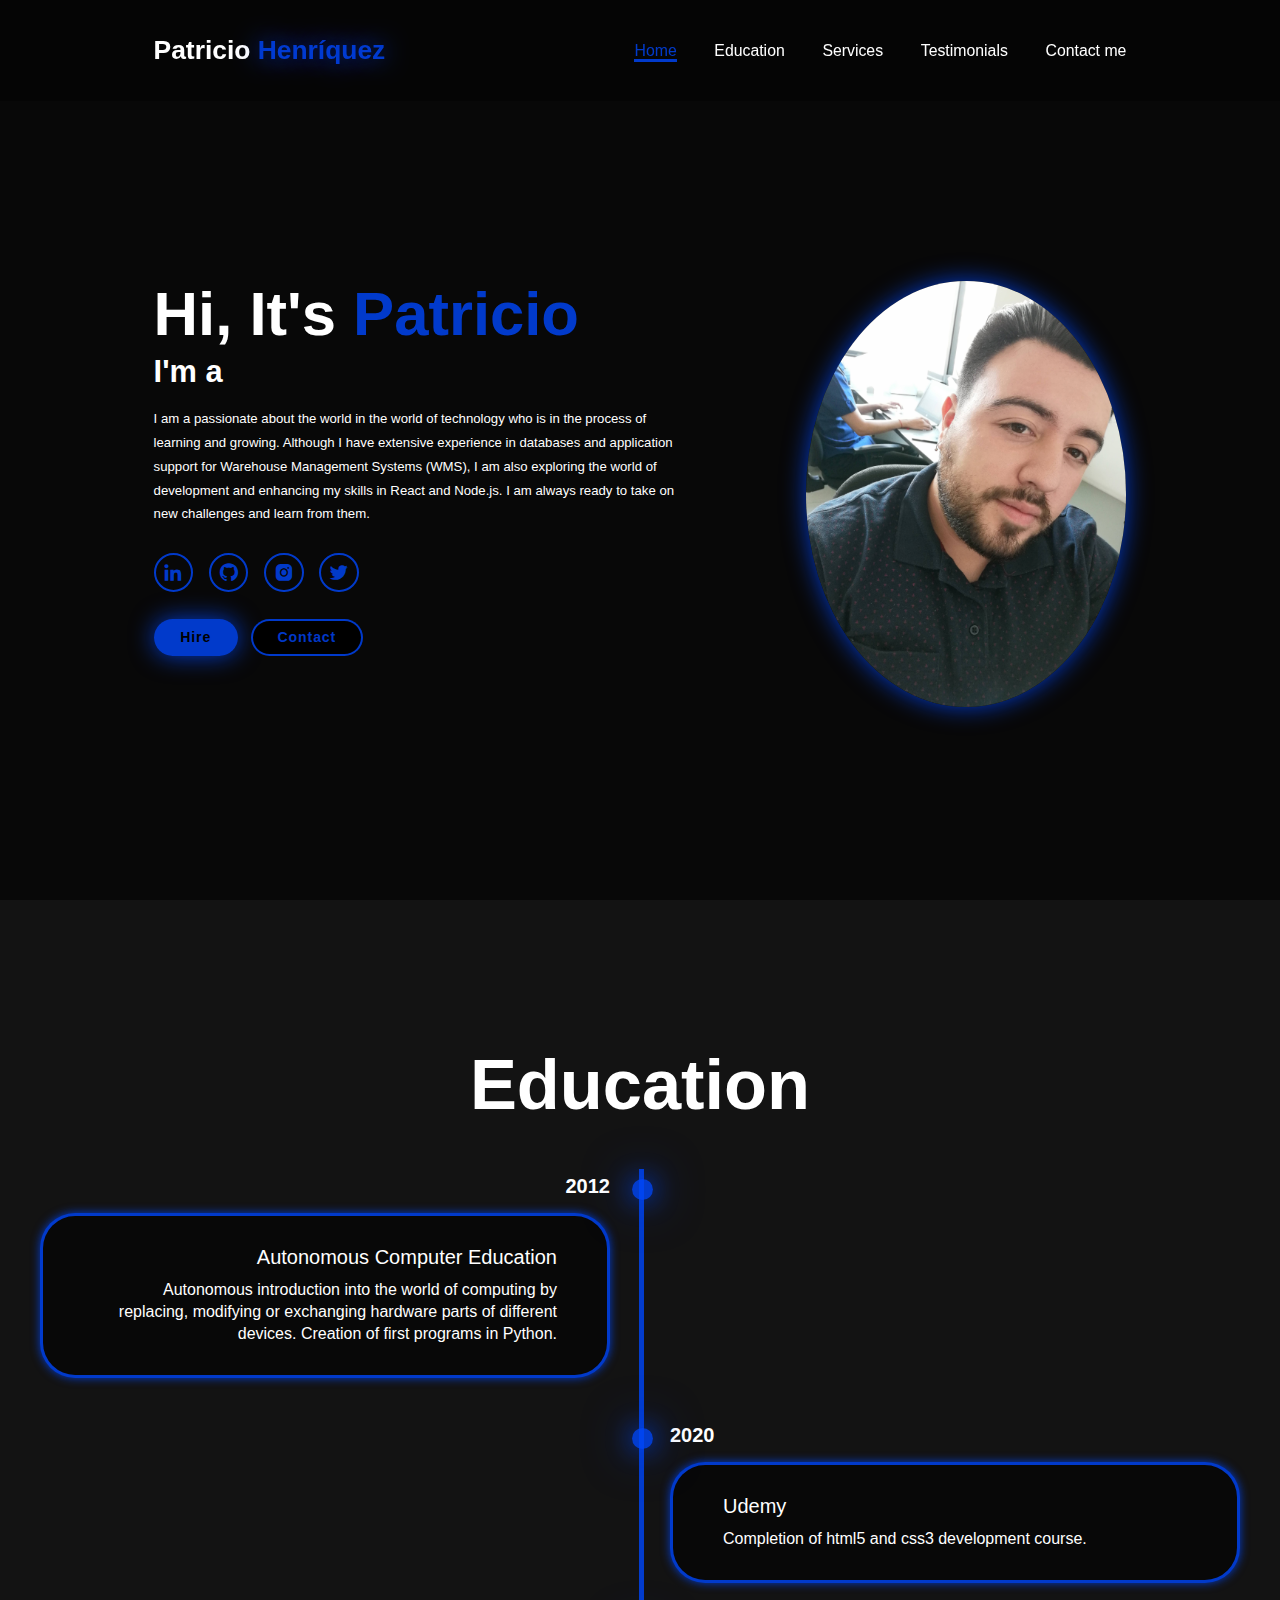
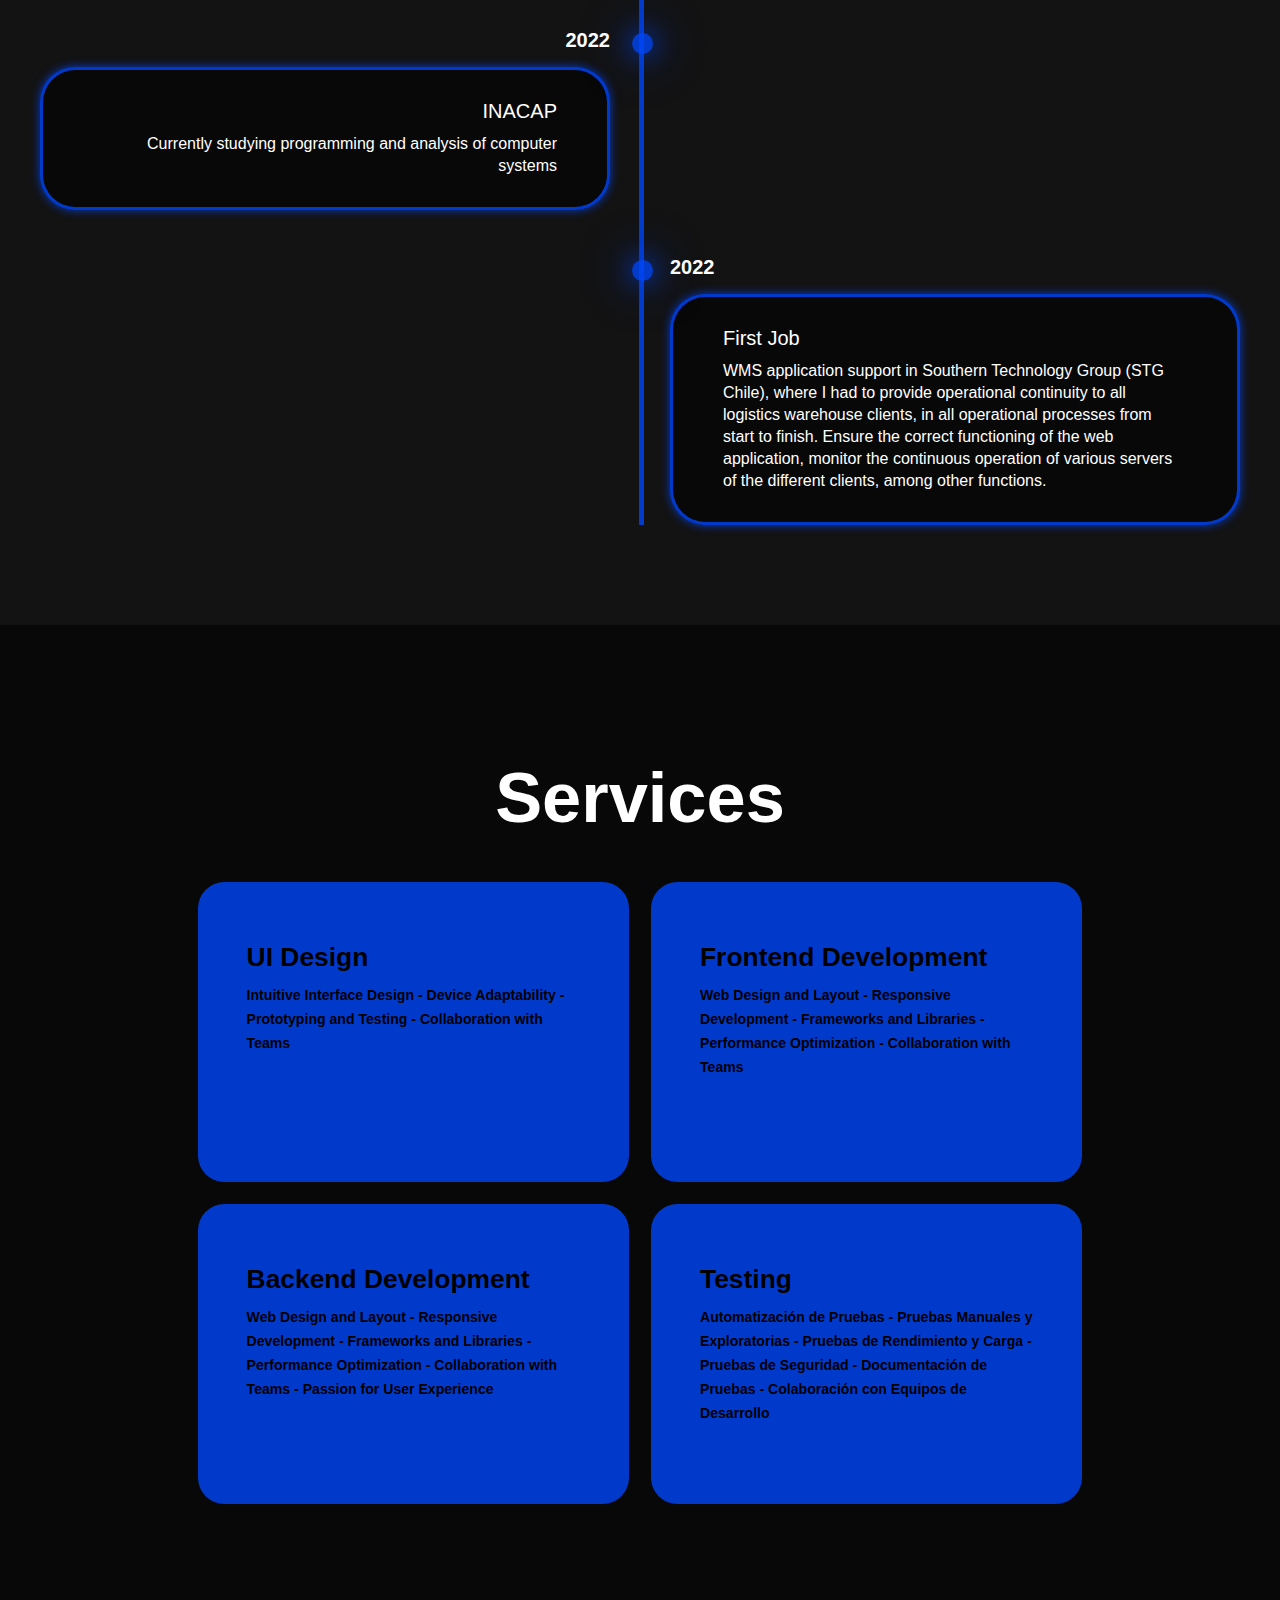
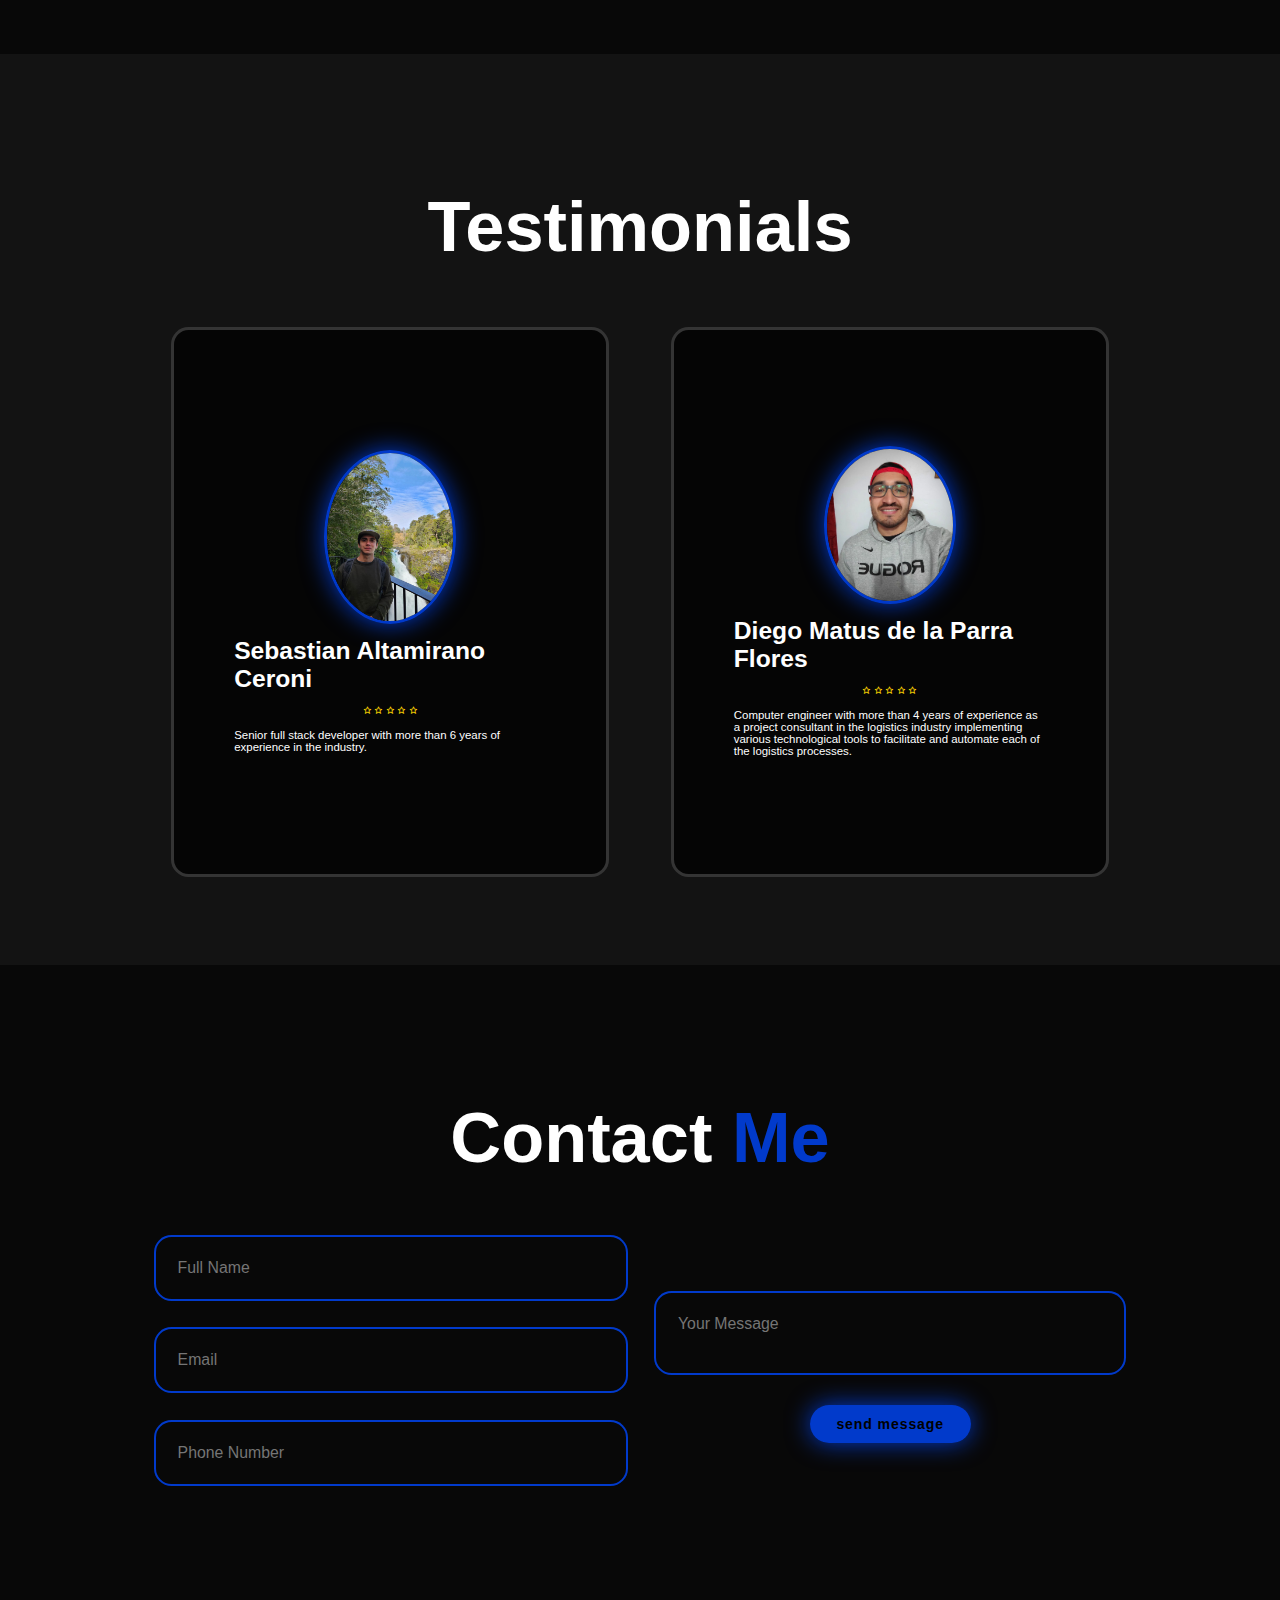
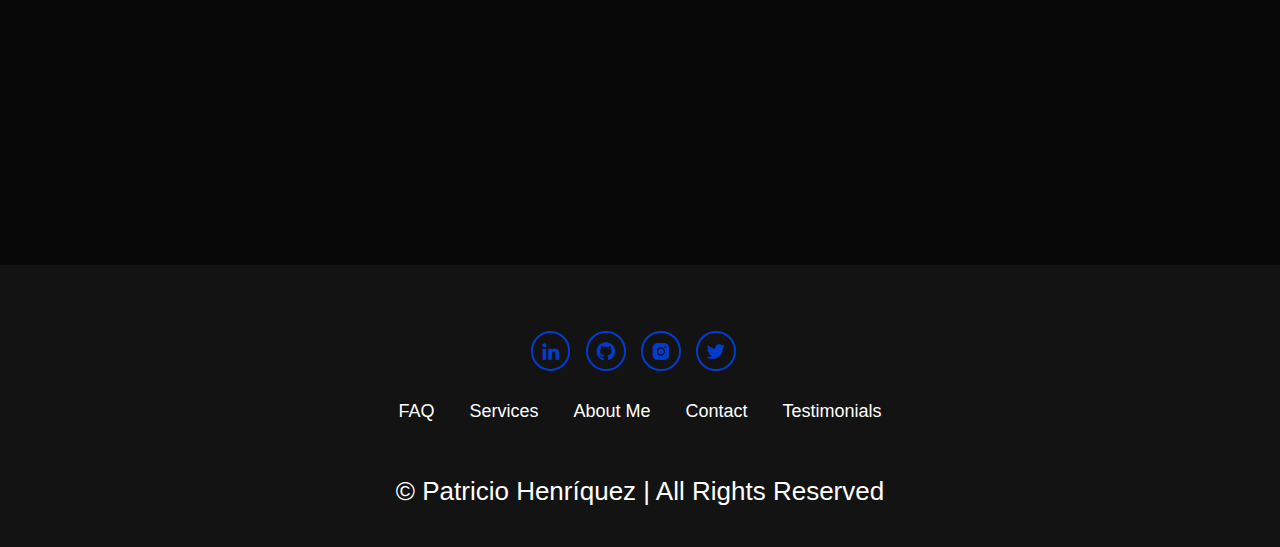
<file: index.html>
<html lang="es">

<head>
    <meta charset="UTF-8">
    <meta name="viewport" content="width=device-width, initial-scale=1.0">
    <title>Document</title>
    <link rel="stylesheet" href="style.css">
    <link href='https://unpkg.com/boxicons@2.1.4/css/boxicons.min.css' rel='stylesheet'>
</head>

<body>
    <header class="header">
        <a href="#home" class="logo"> Patricio
            <span>Henríquez</span>
        </a>

        <i class='bx bx-menu' id="menu-icon"></i>

        <nav class="navbar">
            <a href="#home" class="active">Home</a>
            <a href="#education">Education</a>
            <a href="#services">Services</a>
            <a href="#testimonials">Testimonials</a>
            <a href="#contact">Contact me</a>
        </nav>
    </header>

    <section class="home" id="home"> 
        <div class="home-content">
            <h1>Hi, It's <span>Patricio</span></h1>
            <h3 class="text-animation"> I'm a <span></span></h3>
            <p>I am a passionate about the world in the world of technology who is in the process of learning and growing. Although I have extensive experience in databases and application support for Warehouse Management Systems (WMS), I am also exploring the world of development and enhancing my skills in React and Node.js. I am always ready to take on new challenges and learn from them.</p>

            <div class="social-icons">
                <a href="https://www.linkedin.com/in/patriciohenr%C3%ADqueza/" target="_blank"><i class='bx bxl-linkedin'></i></a>
                <a href="https://github.com/PatricioHenriquez" target="_blank"><i class='bx bxl-github'></i></a>
                <a href="https://www.instagram.com/pato.alheas/" target="_blank"><i class='bx bxl-instagram-alt'></i></a>
                <a href="https://x.com/?lang=es" target="_blank"><i class='bx bxl-twitter'></i></a>
            </div>
            <div class="btn-group">
                <a href="#" class="btn">Hire</a>
                <a href="#contact" class="btn">Contact</a>
            </div>
        </div>
        <div class="home-img">
            <img src="imagenes/Pato.jpg" alt="">
        </div>
    </section>

    <section class="education" id="education">
        <h2 class="heading">Education</h2>


        <div class="timeline-items">

            <div class="timeline-item">
                <div class="timeline-dot"></div>
                <div class="timeline-date">2012</div>
                <div class="timeline-content">
                    <h3>Autonomous Computer Education</h3>
                    <p>Autonomous introduction into the world of computing by replacing, modifying or exchanging hardware parts of different devices. Creation of first programs in Python.</p>
                </div>
            </div>
            <div class="timeline-item">
                <div class="timeline-dot"></div>
                <div class="timeline-date">2020</div>
                <div class="timeline-content">
                    <h3>Udemy</h3>
                    <p>Completion of html5 and css3 development course.</p>
                </div>
            </div>

            <div class="timeline-item">
                <div class="timeline-dot"></div>
                <div class="timeline-date">2022</div>
                <div class="timeline-content">
                    <h3>INACAP</h3>
                    <p>Currently studying programming and analysis of computer systems</p>
                </div>
            </div>

            <div class="timeline-item">
                <div class="timeline-dot"></div>
                <div class="timeline-date">2022</div>
                <div class="timeline-content">
                    <h3>First Job</h3>
                    <p>WMS application support in Southern Technology Group (STG Chile), where I had to provide operational continuity to all logistics warehouse clients, in all operational processes from start to finish. Ensure the correct functioning of the web application, monitor the continuous operation of various servers of the different clients, among other functions.</p>
                </div>
            </div>

        </div>
    </section>

    <section class="services" id="services">
        <h2 class="heading">Services</h2>

        <div class="services-container">
            <div class="service-box">
                <div class="service-info">
                    <h4>UI Design</h4>
                    <p>Intuitive Interface Design - Device Adaptability - Prototyping and Testing - Collaboration with Teams</p>
                </div>
            </div>

            <div class="service-box">
                <div class="service-info">
                    <h4>Frontend Development</h4>
                    <p>Web Design and Layout - Responsive Development - Frameworks and Libraries - Performance Optimization - Collaboration with Teams</p>
                </div>
            </div>

            <div class="service-box">
                <div class="service-info">
                    <h4>Backend Development</h4>
                    <p>Web Design and Layout - Responsive Development - Frameworks and Libraries - Performance Optimization - Collaboration with Teams - Passion for User Experience</p>
                </div>
            </div>

            <div class="service-box">
                <div class="service-info">
                    <h4>Testing</h4>
                    <p>Automatización de Pruebas - Pruebas Manuales y Exploratorias - Pruebas de Rendimiento y Carga - Pruebas de Seguridad - Documentación de Pruebas - Colaboración con Equipos de Desarrollo</p>
                </div>
            </div>
        </div>
    </section>

    <section class="testimonials" id="testimonials">
        <div class="testimonials-box">
            <h2 class="heading">Testimonials</h2>

            <div class="wrapper">
                <div class="testimonial-item">
                    <img src="imagenes/Sebastian.jpg" alt="">
                    <h2>Sebastian Altamirano Ceroni</h2>
                    <div class="rating">
                        <i class='bx bx-star' id="star"></i>
                        <i class='bx bx-star' id="star"></i>
                        <i class='bx bx-star' id="star"></i>
                        <i class='bx bx-star' id="star"></i>
                        <i class='bx bx-star' id="star"></i>
                    </div>
                    <p> Senior full stack developer with more than 6 years of experience in the industry. </p>
                </div>

                <div class="testimonial-item">
                    <img src="imagenes/diego.jpg" alt="">
                    <h2>Diego Matus de la Parra Flores</h2>
                    <div class="rating">
                        <i class='bx bx-star' id="star"></i>
                        <i class='bx bx-star' id="star"></i>
                        <i class='bx bx-star' id="star"></i>
                        <i class='bx bx-star' id="star"></i>
                        <i class='bx bx-star' id="star"></i>
                    </div>
                    <p>Computer engineer with more than 4 years of experience as a project consultant in the logistics industry implementing various technological tools to facilitate and automate each of the logistics processes.</p>
                </div>
            </div>
        </div>
    </section>

    <section class="contact" id="contact">
        <h2 class="heading">Contact <span>Me</span></h2>

        <form action="https://formspree.io/f/xeojzzpw" method="post">
            <div class="input-group">
                <div class="input-box">
                    <input type="text" name="full_name" placeholder="Full Name">
                    <input type="email" name="email" placeholder="Email">
                </div>
                <div class="input-box">
                    <input type="number" name="phone_number" placeholder="Phone Number">
                </div>
            </div>

            <div class="input-group-2">
                <textarea name="" id="" cols="30" placeholder="Your Message"></textarea>
                <input type="submit" name="submit" value="send message" class="btn">
            </div>
        </form>
    </section>

    <footer class="footer">
        <div class="social-icons">
            <a href="https://www.linkedin.com/in/patriciohenr%C3%ADqueza/" target="_blank"><i class='bx bxl-linkedin'></i></a>
            <a href="https://github.com/PatricioHenriquez" target="_blank"><i class='bx bxl-github'></i></a>
            <a href="https://www.instagram.com/pato.alheas/" target="_blank"><i class='bx bxl-instagram-alt'></i></a>
            <a href="https://x.com/?lang=es"><i class='bx bxl-twitter' target="_blank"></i></a>
        </div>

        <ul class="list">
            <li>
                <a href="#home">FAQ</a>
            </li>
            <li>
                <a href="#services">Services</a>
            </li>
            <li>
                <a href="#education">About Me</a>
            </li>
            <li>
                <a href="#contact">Contact</a>
            </li>
            <li>
                <a href="#testimonials">Testimonials</a>
            </li>
        </ul>
        <p class="copyright">
            © Patricio Henríquez | All Rights Reserved
        </p>
    </footer>

    <script src="script.js"></script>
</body>

</html>
</file>
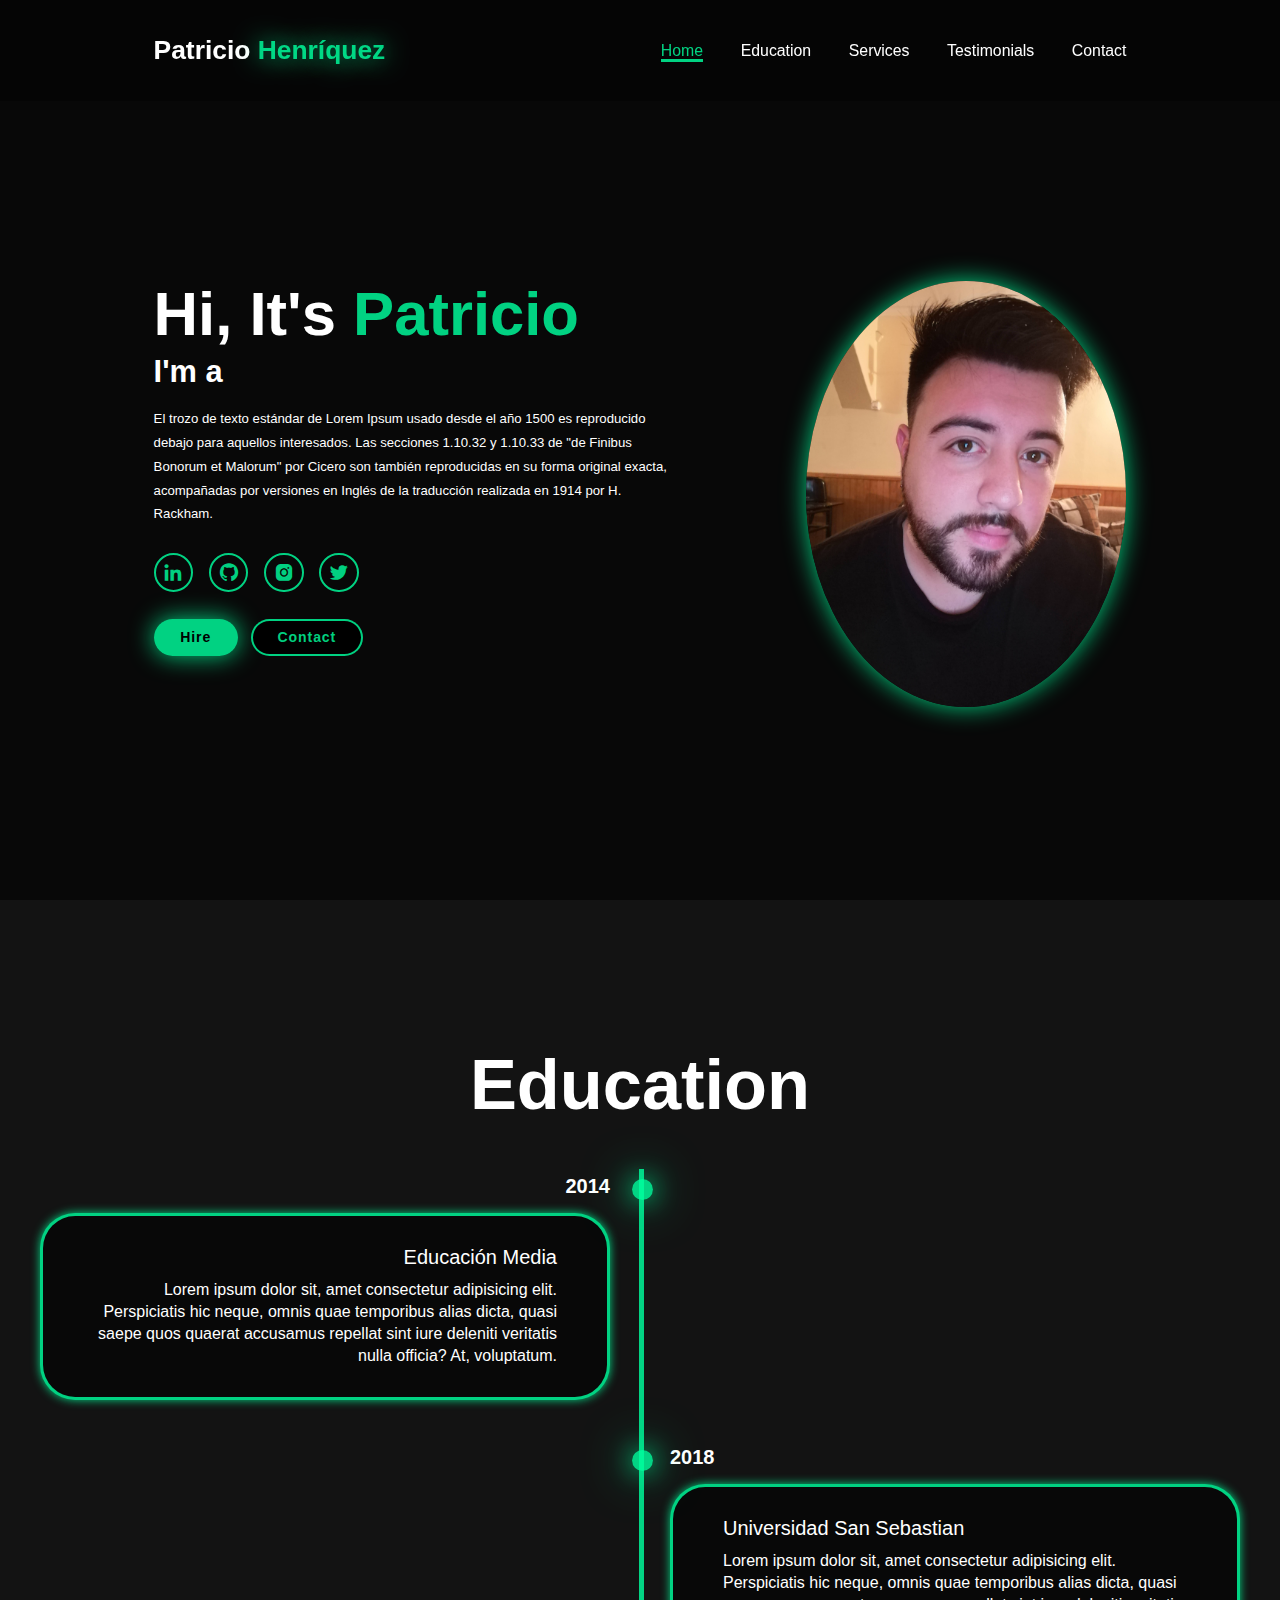
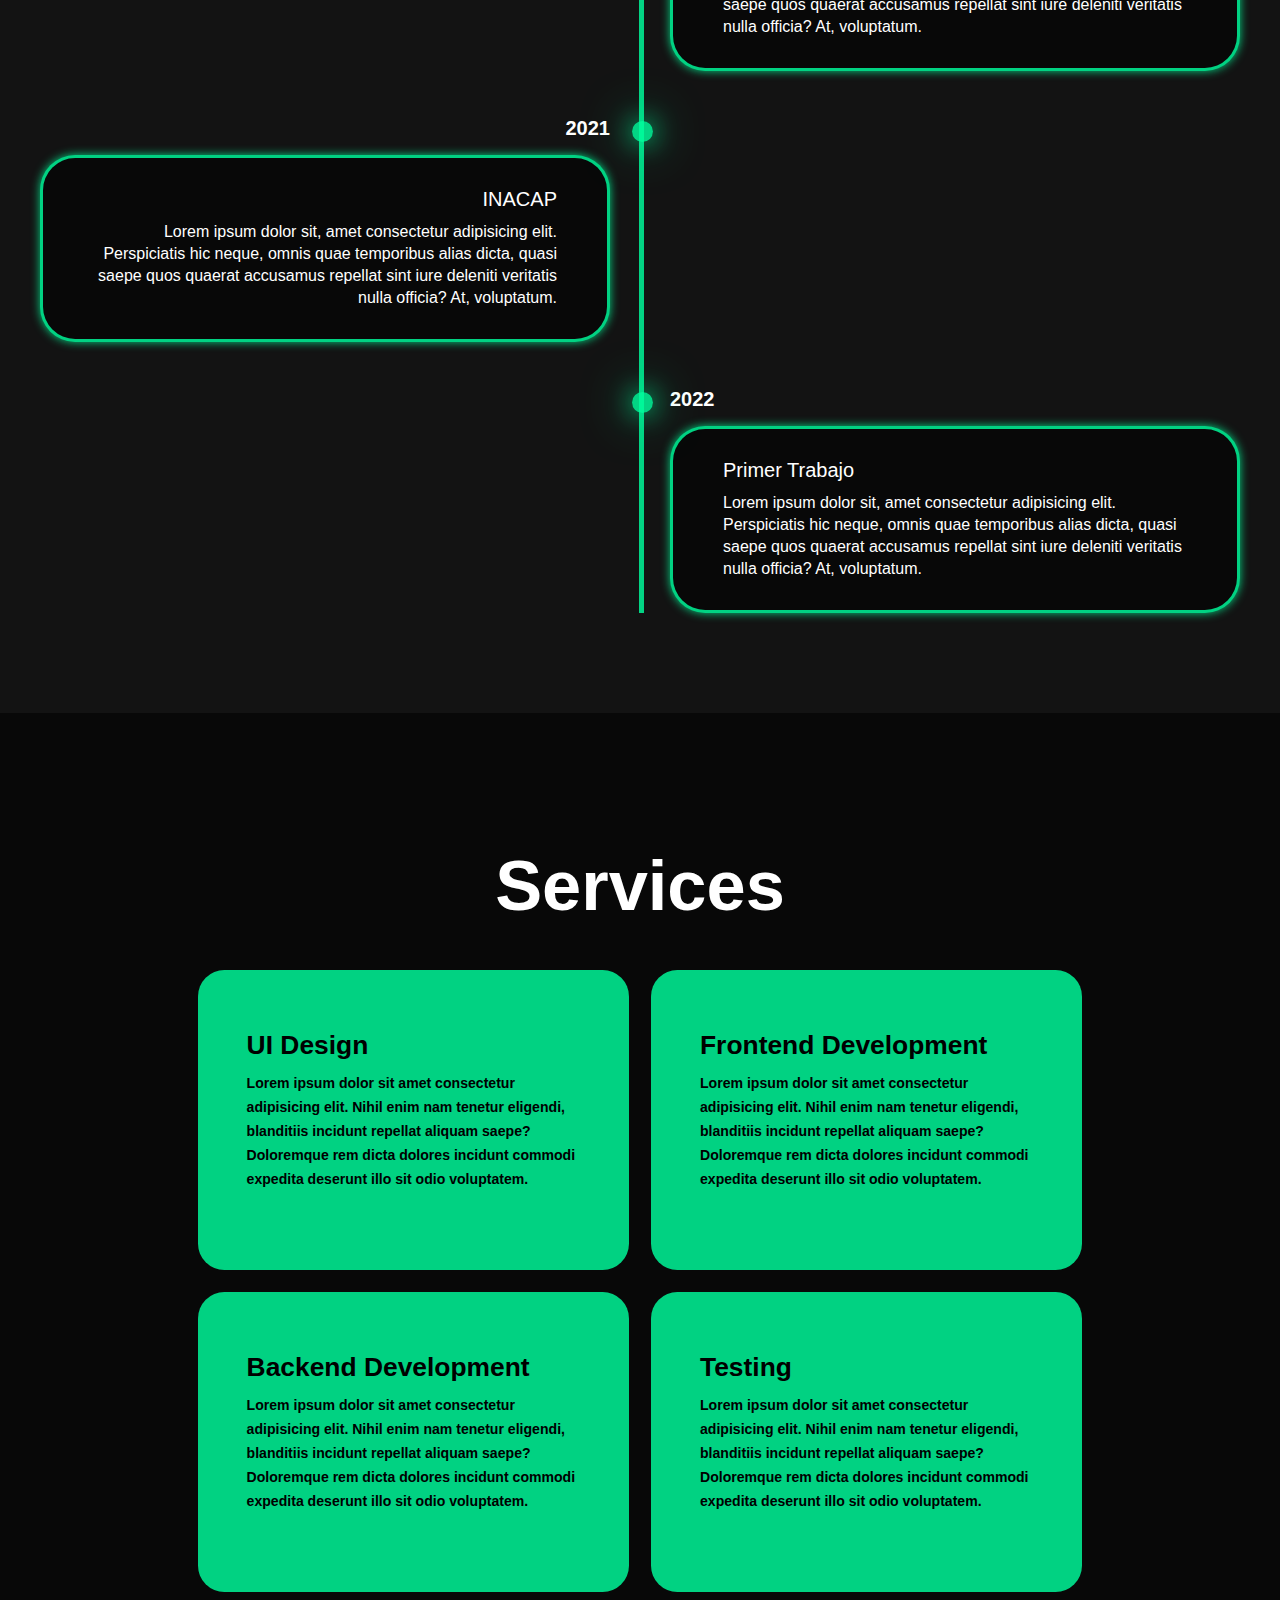
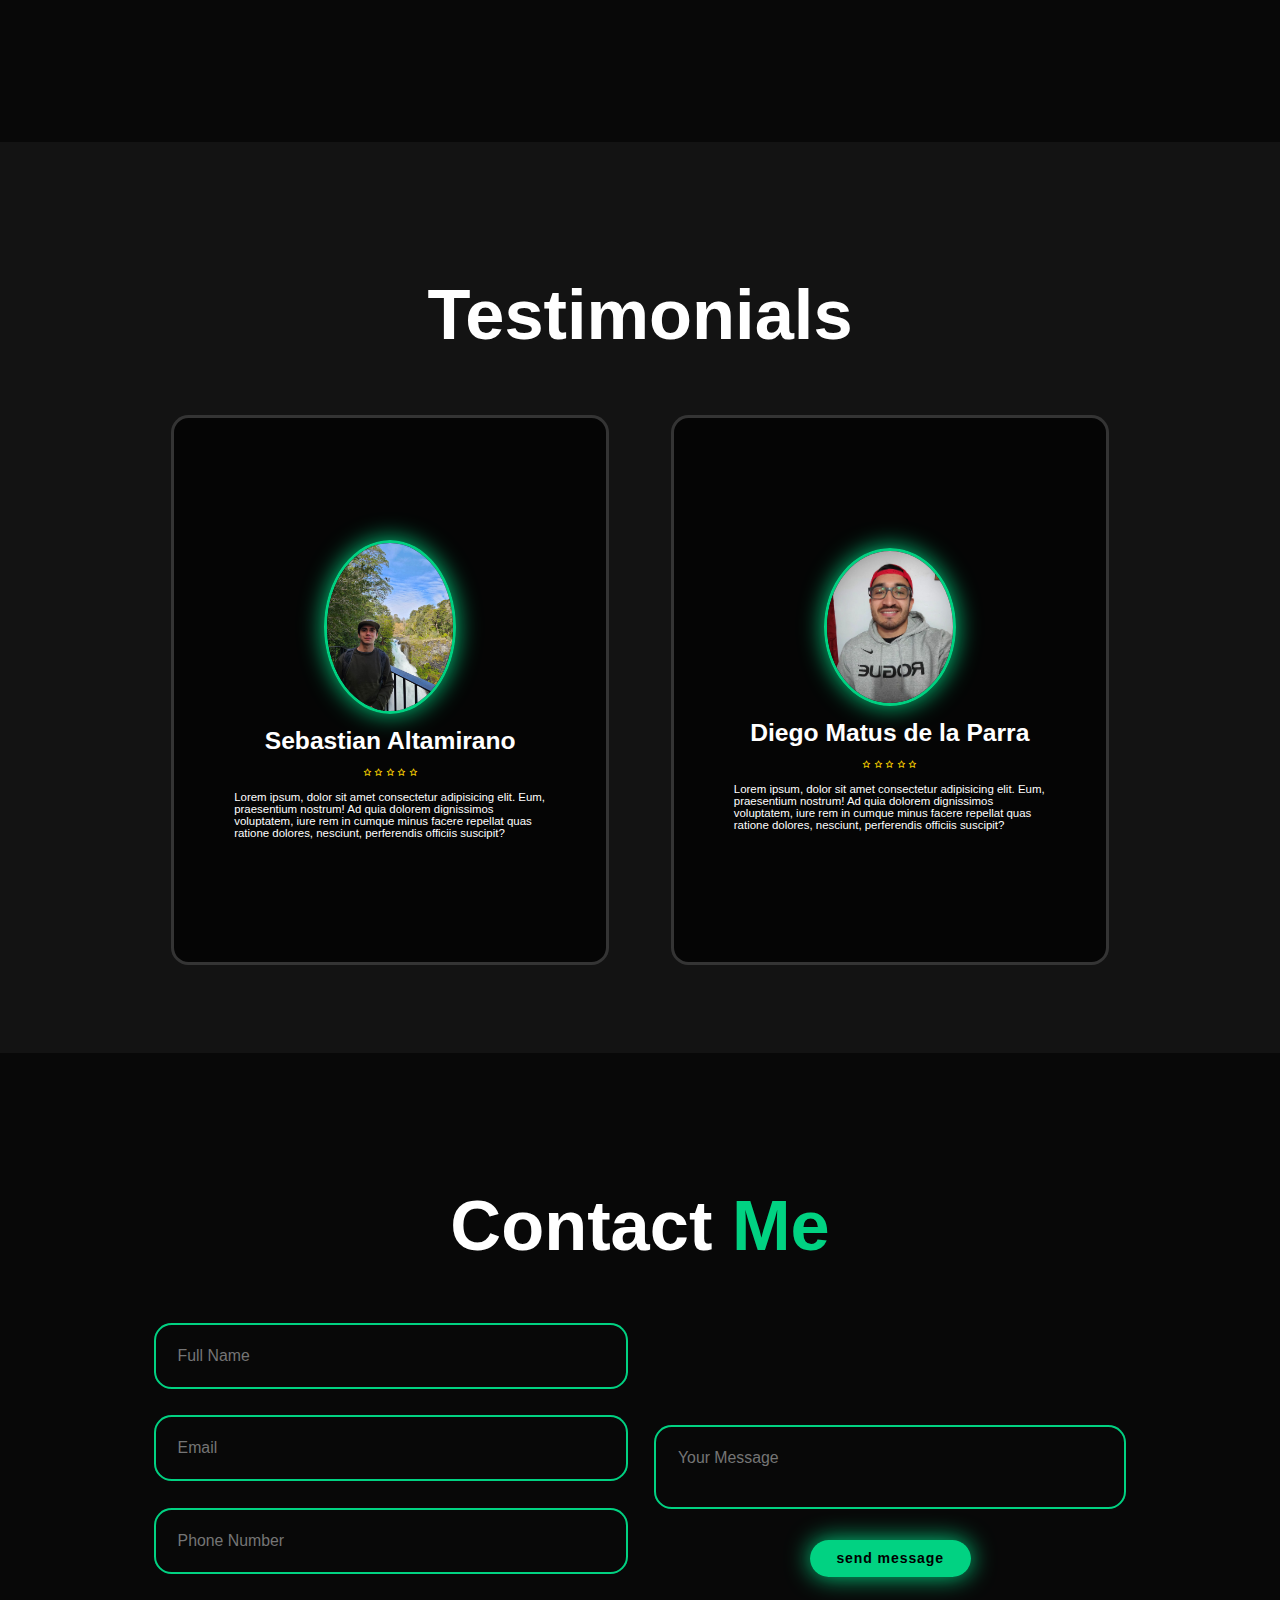
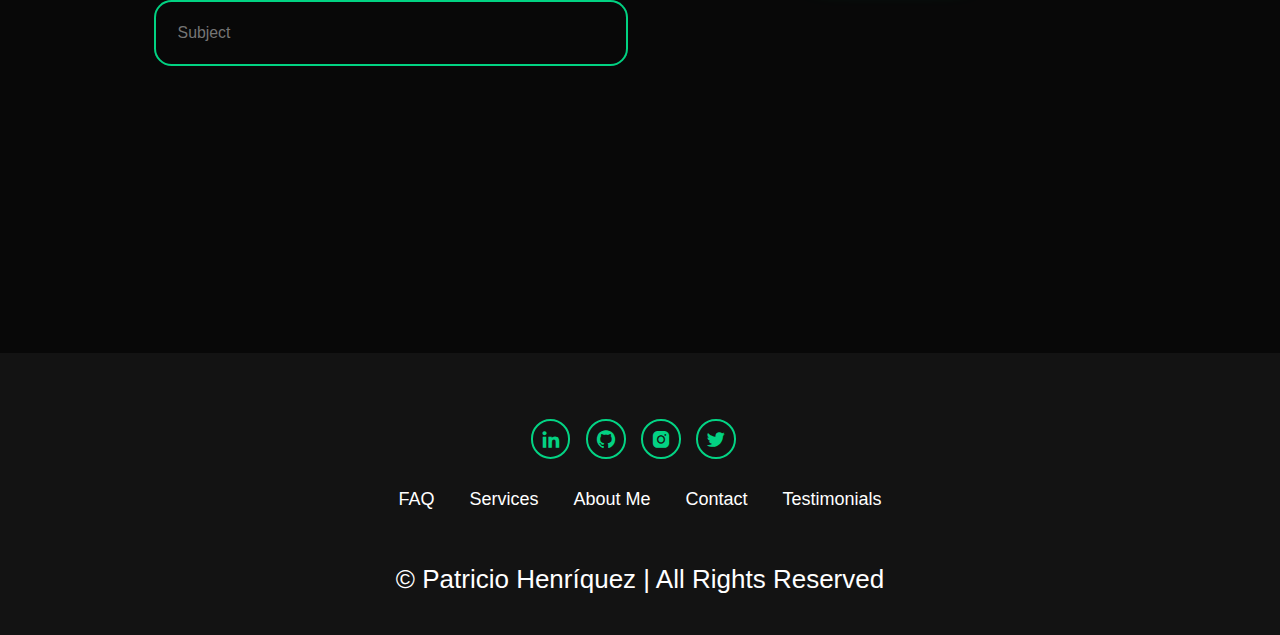
<file: Portfolio/index.html>
<html lang="es">

<head>
    <meta charset="UTF-8">
    <meta name="viewport" content="width=device-width, initial-scale=1.0">
    <title>Document</title>
    <link rel="stylesheet" href="style.css">
    <link href='https://unpkg.com/boxicons@2.1.4/css/boxicons.min.css' rel='stylesheet'>
</head>

<body>
    <header class="header">
        <a href="#home" class="logo"> Patricio
            <span>Henríquez</span>
        </a>

        <i class='bx bx-menu' id="menu-icon"></i>

        <nav class="navbar">
            <a href="#home" class="active">Home</a>
            <a href="#education">Education</a>
            <a href="#services">Services</a>
            <a href="#testimonials">Testimonials</a>
            <a href="#contact">Contact</a>
        </nav>
    </header>

    <section class="home" id="home">
        <div class="home-content">
            <h1>Hi, It's <span>Patricio</span></h1>
            <h3 class="text-animation"> I'm a <span></span></h3>
            <p>El trozo de texto estándar de Lorem Ipsum usado desde el año 1500 es reproducido debajo para aquellos
                interesados. Las secciones 1.10.32 y 1.10.33 de "de Finibus Bonorum et Malorum" por Cicero son también
                reproducidas en su forma original exacta, acompañadas por versiones en Inglés de la traducción realizada
                en 1914 por H. Rackham.</p>

            <div class="social-icons">
                <a href="#"><i class='bx bxl-linkedin'></i></a>
                <a href="#"><i class='bx bxl-github'></i></a>
                <a href="#"><i class='bx bxl-instagram-alt'></i></a>
                <a href="#"><i class='bx bxl-twitter'></i></a>
            </div>
            <div class="btn-group">
                <a href="#" class="btn">Hire</a>
                <a href="#contact" class="btn">Contact</a>
            </div>
        </div>
        <div class="home-img">
            <img src="imagenes/img1.jpg" alt="">
        </div>
    </section>

    <section class="education" id="education">
        <h2 class="heading">Education</h2>


        <div class="timeline-items">

            <div class="timeline-item">
                <div class="timeline-dot"></div>
                <div class="timeline-date">2014</div>
                <div class="timeline-content">
                    <h3>Educación Media</h3>
                    <p>Lorem ipsum dolor sit, amet consectetur adipisicing elit. Perspiciatis hic neque, omnis quae
                        temporibus alias dicta, quasi saepe quos quaerat accusamus repellat sint iure deleniti veritatis
                        nulla officia? At, voluptatum.</p>
                </div>
            </div>

            <div class="timeline-item">
                <div class="timeline-dot"></div>
                <div class="timeline-date">2018</div>
                <div class="timeline-content">
                    <h3>Universidad San Sebastian</h3>
                    <p>Lorem ipsum dolor sit, amet consectetur adipisicing elit. Perspiciatis hic neque, omnis quae
                        temporibus alias dicta, quasi saepe quos quaerat accusamus repellat sint iure deleniti veritatis
                        nulla officia? At, voluptatum.</p>
                </div>
            </div>

            <div class="timeline-item">
                <div class="timeline-dot"></div>
                <div class="timeline-date">2021</div>
                <div class="timeline-content">
                    <h3>INACAP</h3>
                    <p>Lorem ipsum dolor sit, amet consectetur adipisicing elit. Perspiciatis hic neque, omnis quae
                        temporibus alias dicta, quasi saepe quos quaerat accusamus repellat sint iure deleniti veritatis
                        nulla officia? At, voluptatum.</p>
                </div>
            </div>

            <div class="timeline-item">
                <div class="timeline-dot"></div>
                <div class="timeline-date">2022</div>
                <div class="timeline-content">
                    <h3>Primer Trabajo</h3>
                    <p>Lorem ipsum dolor sit, amet consectetur adipisicing elit. Perspiciatis hic neque, omnis quae
                        temporibus alias dicta, quasi saepe quos quaerat accusamus repellat sint iure deleniti veritatis
                        nulla officia? At, voluptatum.</p>
                </div>
            </div>

        </div>
    </section>

    <section class="services" id="services">
        <h2 class="heading">Services</h2>

        <div class="services-container">
            <div class="service-box">
                <div class="service-info">
                    <h4>UI Design</h4>
                    <p>Lorem ipsum dolor sit amet consectetur adipisicing elit. Nihil enim nam tenetur eligendi,
                        blanditiis incidunt repellat aliquam saepe? Doloremque rem dicta dolores incidunt commodi
                        expedita deserunt illo sit odio voluptatem.</p>
                </div>
            </div>

            <div class="service-box">
                <div class="service-info">
                    <h4>Frontend Development</h4>
                    <p>Lorem ipsum dolor sit amet consectetur adipisicing elit. Nihil enim nam tenetur eligendi,
                        blanditiis incidunt repellat aliquam saepe? Doloremque rem dicta dolores incidunt commodi
                        expedita deserunt illo sit odio voluptatem.</p>
                </div>
            </div>

            <div class="service-box">
                <div class="service-info">
                    <h4>Backend Development</h4>
                    <p>Lorem ipsum dolor sit amet consectetur adipisicing elit. Nihil enim nam tenetur eligendi,
                        blanditiis incidunt repellat aliquam saepe? Doloremque rem dicta dolores incidunt commodi
                        expedita deserunt illo sit odio voluptatem.</p>
                </div>
            </div>

            <div class="service-box">
                <div class="service-info">
                    <h4>Testing</h4>
                    <p>Lorem ipsum dolor sit amet consectetur adipisicing elit. Nihil enim nam tenetur eligendi,
                        blanditiis incidunt repellat aliquam saepe? Doloremque rem dicta dolores incidunt commodi
                        expedita deserunt illo sit odio voluptatem.</p>
                </div>
            </div>
        </div>
    </section>

    <section class="testimonials" id="testimonials">
        <div class="testimonials-box">
            <h2 class="heading">Testimonials</h2>

            <div class="wrapper">
                <div class="testimonial-item">
                    <img src="imagenes/Sebastian.jpg" alt="">
                    <h2>Sebastian Altamirano</h2>
                    <div class="rating">
                        <i class='bx bx-star' id="star"></i>
                        <i class='bx bx-star' id="star"></i>
                        <i class='bx bx-star' id="star"></i>
                        <i class='bx bx-star' id="star"></i>
                        <i class='bx bx-star' id="star"></i>
                    </div>
                    <p>Lorem ipsum, dolor sit amet consectetur adipisicing elit. Eum, praesentium nostrum! Ad quia
                        dolorem
                        dignissimos voluptatem, iure rem in cumque minus facere repellat quas ratione dolores, nesciunt,
                        perferendis officiis suscipit?</p>
                </div>

                <div class="testimonial-item">
                    <img src="imagenes/diego.jpg" alt="">
                    <h2>Diego Matus de la Parra</h2>
                    <div class="rating">
                        <i class='bx bx-star' id="star"></i>
                        <i class='bx bx-star' id="star"></i>
                        <i class='bx bx-star' id="star"></i>
                        <i class='bx bx-star' id="star"></i>
                        <i class='bx bx-star' id="star"></i>
                    </div>
                    <p>Lorem ipsum, dolor sit amet consectetur adipisicing elit. Eum, praesentium nostrum! Ad quia
                        dolorem
                        dignissimos voluptatem, iure rem in cumque minus facere repellat quas ratione dolores, nesciunt,
                        perferendis officiis suscipit?</p>
                </div>
            </div>
        </div>
    </section>

    <section class="contact" id="contact">
        <h2 class="heading">Contact <span>Me</span></h2>

        <form action="">
            <div class="input-group">
                <div class="input-box">
                    <input type="text" placeholder="Full Name">
                    <input type="email" placeholder="Email">
                </div>
                <div class="input-box">
                    <input type="number" placeholder="Phone Number">
                    <input type="text" placeholder="Subject">
                </div>
            </div>

            <div class="input-group-2">
                <textarea name="" id="" cols="30" placeholder="Your Message"></textarea>
                <input type="submit" value="send message" class="btn">
            </div>
        </form>
    </section>

    <footer class="footer">
        <div class="social-icons">
            <a href="#"><i class='bx bxl-linkedin'></i></a>
            <a href="#"><i class='bx bxl-github'></i></a>
            <a href="#"><i class='bx bxl-instagram-alt'></i></a>
            <a href="#"><i class='bx bxl-twitter'></i></a>
        </div>

        <ul class="list">
            <li>
                <a href="#">FAQ</a>
            </li>
            <li>
                <a href="#">Services</a>
            </li>
            <li>
                <a href="#">About Me</a>
            </li>
            <li>
                <a href="#">Contact</a>
            </li>
            <li>
                <a href="#">Testimonials</a>
            </li>
        </ul>
        <p class="copyright">
            © Patricio Henríquez | All Rights Reserved
        </p>
    </footer>

    <script src="script.js"></script>
</body>

</html>
</file>
<file: style.css>
* {
    margin: 0;
    padding: 0;
    box-sizing: border-box;
    text-decoration: none;
    border: none;
    outline: none;
    scroll-behavior: smooth;
    font-family: "Poppins", sans-serif;
}

:root {
    --bg-color: #080808;
    --second-bg-color: #131313;
    --text-color: white;
    --main-color: #0046f7d1;
}

html {
    font-size: 60%;
    overflow-x: hidden;
}

body {
    background: var(--bg-color);
    color: var(--text-color);
}

.header {
    position: fixed;
    top: 0;
    left: 0;
    width: 100%;
    padding: 4rem 12% 4rem;
    background: rgba(0, 0, 0, 0.3);
    backdrop-filter: blur(10px);
    display: flex;
    justify-content: space-between;
    align-items: center;
    z-index: 5;
}

.logo {
    font-size: 3rem;
    color: var(--text-color);
    font-weight: 800;
    cursor: pointer;
    transition: 0.3s ease;
}

.logo:hover {
    transform: scale(1.1);
}

.logo span {
    text-shadow: 0 0 25px var(--main-color);
}

.navbar a {
    font-size: 1.8rem;
    color: var(--text-color);
    margin-left: 4rem;
    font-weight: 500;
    transition: 0.3s ease;
    border-bottom: 3px solid transparent;
}

.navbar a:hover,
.navbar a.active {
    color: var(--main-color);
    border-bottom: 3px solid var(--main-color);
}

#menu-icon {
    font-size: 3.6rem;
    color: var(--main-color);
    display: none;
}

section {
    min-height: 100vh;
    padding: 10rem 12% 10rem;
}

.home {
    display: flex;
    align-items: center;
    justify-content: center;
    gap: 15rem;
}

.home-content {
    display: flex;
    flex-direction: column;
    align-items: baseline;
    text-align: left;
    justify-content: center;
    margin-top: 3rem;
}

span {
    color: var(--main-color);
}

.logo span {
    color: var(--main-color);
}

.home-content h3 {
    margin-bottom: 2rem;
    margin-top: 1rem;
    font-size: 3.5rem;
}

.home-content h1 {
    font-size: 7rem;
    font-weight: 700;
    margin-top: 1.5rem;
    line-height: 1;
}

.home-img {
    border-radius: 50%;
}

.home-img img {
    position: relative;
    top: 5rem;
    width: 25vw;
    border-radius: 50%;
    box-shadow: 0 0 25px var(--main-color);
    cursor: pointer;
    transition: 0.4s ease-in-out;
}

.home-img img:hover {
    box-shadow: 0 0 25px var(--main-color),
        0 0 50px var(--main-color),
        0 0 100px var(--main-color);
}

.home-content p {
    font-size: 1.5rem;
    font-weight: 500;
    line-height: 1.8;
    max-width: 1000px;
}

.social-icons a {
    display: inline-flex;
    justify-content: center;
    align-items: center;
    width: 4.5rem;
    height: 4.5rem;
    background: transparent;
    border: 2px solid var(--main-color);
    font-size: 2.5rem;
    border-radius: 50%;
    color: var(--main-color);
    margin: 3rem 1.5rem 3rem 0;
    transition: 0.3s ease-in-out;
}

.social-icons a:hover {
    color: var(--text-color);
    transform: scale(1.3)translateY(-5px);
    box-shadow: 0 0 25px var(--main-color);
    background-color: var(--main-color);
}

.btn {
    display: inline-block;
    padding: 1rem 2.8rem;
    background: var(--main-color);
    box-shadow: 0 0 25px var(--main-color);
    border-radius: 4rem;
    font-size: 1.6rem;
    color: black;
    border: 2px solid transparent;
    letter-spacing: 0.1rem;
    font-weight: 600;
    transition: 0.3s ease-in-out;
    cursor: pointer;
}

.btn:hover {
    transform: scale(1.05);
    box-shadow: 0 0 50px var(--main-color);
}

.btn-group {
    display: flex;
    align-items: center;
    gap: 1.5rem;
}

.btn-group a:nth-of-type(2) {
    background-color: black;
    color: var(--main-color);
    border: 2px solid var(--main-color);
    box-shadow: 0 0 25px transparent;
}

.btn-group a:nth-of-type(2):hover {
    box-shadow: 0 0 25px var(--main-color);
    background-color: var(--main-color);
    color: black;

}

.text-animation {
    font-size: 34px;
    font-weight: 600;
    min-width: 280px;
}

.text-animation span {
    position: relative;
}

.text-animation span::before {
    content: "Web Developer";
    color: var(--main-color);
    animation: words 20s infinite;
}

.text-animation span::after {
    content: "";
    background-color: var(--bg-color);
    position: absolute;
    width: calc(100% + 8px);
    height: 100%;
    border-left: 3px solid var(--bg-color);
    right: -8px;
    animation: cursor 0.6s infinite, typing 20s steps(14) infinite;
}

@keyframes cursor {
    to {
        border-left: 2px solid var(--main-color);
    }
}

@keyframes words {

    0%,
    20% {
        content: "Frontend Designer";
    }

    21%,
    40% {
        content: "Web Designer";
    }

    41%,
    60% {
        content: "UI / UX Designer";
    }

    61%,
    80% {
        content: "Web Developer";
    }

    81%,
    100% {
        content: "Software Tester";
    }
}

@keyframes typing {

    10%,
    15%,
    30%,
    35%,
    50%,
    55%,
    70%,
    75%,
    90%,
    95% {
        width: 0;
    }

    5%,
    20%,
    25%,
    40%,
    45%,
    60%,
    65%,
    80%,
    85% {
        width: calc(100% + 8px);
    }
}

.heading {
    font-size: 8rem;
    text-align: center;
    margin: 5rem 0;
}

.education {
    padding: 100px 15px;
    background: var(--second-bg-color);
}

.education h2 {
    margin-bottom: 5rem;
}

.timeline-items {
    max-width: 1200px;
    margin: auto;
    display: flex;
    flex-wrap: wrap;
    position: relative;
}

.timeline-items::before {
    content: "";
    position: absolute;
    width: 5px;
    height: 100%;
    background-color: var(--main-color);
    left: calc(50% - 1px);
}

.timeline-item {
    margin-bottom: 40px;
    width: 100%;
    position: relative;
}

.timeline-item:last-child {
    margin-bottom: 0;
}

.timeline-item:nth-child(odd) {
    padding-right: calc(50% + 30px);
    text-align: right;
}

.timeline-item:nth-child(even) {
    padding-left: calc(50% + 30px);
}

.timeline-dot {
    height: 21px;
    width: 21px;
    background-color: var(--main-color);
    box-shadow: 0 0 25px var(--main-color),
        0 0 50px var(--main-color);
    position: absolute;
    left: calc(50% - 8px);
    border-radius: 50%;
    top: 10px;
}

.timeline-date {
    font-size: 20px;
    font-weight: 800;
    color: white;
    margin: 6px 0 15px;
}

.timeline-content {
    background-color: var(--bg-color);
    border: 3px solid var(--main-color);
    padding: 30px 50px;
    border-radius: 4rem;
    box-shadow: 0 0 10px var(--main-color);
    cursor: pointer;
    transition: 0.3s ease-in-out;
}

.timeline-content:hover {
    transform: scale(1.05);
    box-shadow: 0 0 25px var(--main-color);
}

.timeline-content h3 {
    font-size: 20px;
    color: white;
    margin: 0 0 10px;
    font-weight: 500;
}

.timeline-content p {
    color: white;
    font-size: 16px;
    font-weight: 300;
    line-height: 22px;
}


::-webkit-scrollbar-thumb {
    background-color: var(--main-color);
}

::-webkit-scrollbar-track {
    background-color: var(--bg-color);
    width: 50px;
}

.services {
    background: var(--bg-color);
    color: black;
}

.services h2 {
    margin-bottom: 5rem;
    color: white;
}

.services-container {
    display: grid;
    grid-template-columns: repeat(2, 1fr);
    align-items: center;
    gap: 2.5rem;
}

.service-box {
    background-color: var(--main-color);
    height: 300px;
    border-radius: 3rem;
    border: 5px solid transparent;
    cursor: pointer;
    transition: 0.4s ease-in-out;
}

.service-box:hover {
    background: white;
    color: black;
    border: 5px solid var(--main-color);
    transform: scale(1.03);
}

.service-box .service-info {
    display: flex;
    flex-direction: column;
    text-align: left;
    max-height: 200px;
    justify-content: left;
    align-items: baseline;
    padding: 5rem 5rem;
}

.service-info h4 {
    font-size: 3rem;
    font-weight: 800;
    line-height: 2;
}

.service-info p {
    font-size: 1.6rem;
    font-weight: 600;
    max-height: 100px;
    line-height: 1.7;
    margin: auto;
}

.testimonials {
    background: var(--second-bg-color);
}

.testimonials-box {
    background-size: cover;
    display: flex;
    align-items: center;
    justify-content: center;
    flex-direction: column;
    gap: 16px;
}

.testimonials .heading {
    margin-bottom: 5rem;
}

.testimonials-box img {
    width: 15rem;
    border-radius: 50%;
    border: 3px solid var(--main-color);
    box-shadow: 0 0 25px var(--main-color);
}

.wrapper {
    display: grid;
    grid-template-columns: repeat(2, 1fr);
    gap: 3rem;
}

.testimonial-item {
    min-height: 550px;
    max-width: 450px;
    background: rgba(0, 0, 0, 0.7);
    border: 3px solid rgba(238, 238, 238, 0.2);
    border-radius: 2rem;
    margin: 0 2rem;
    padding: 30px 60px;
    cursor: pointer;
    display: flex;
    flex-direction: column;
    align-items: center;
    justify-content: center;
    gap: 1.5rem;
    color: white;
    transition: 0.4s ease-in-out;
}

.testimonial-item:hover {
    border: 3px solid var(--main-color);
    transform: translateY(-10px)scale1.03();
    box-shadow: 0 0 50px var(--main-color);
}

.testimonial-item h2 {
    font-size: 2.8rem;
}

.testimonial-item p {
    font-size: 1.3rem;
}

#star {
    color: gold;
}

.contact {
    background-color: var(--bg-color);
}

.contact h2 {
    margin-bottom: 3rem;
    color: white;
}

.contact form {
    display: flex;
    align-items: center;
    justify-content: center;
    gap: 3rem;
    margin: 5rem auto;
    text-align: center;
}

.contact form .input-box {
    display: flex;
    justify-content: center;
    flex-wrap: wrap;
}

.contact form .input-box input,
.contact form textarea {
    width: 100%;
    padding: 2.5rem;
    font-size: 1.8rem;
    color: var(--text-color);
    background: var(--bg-color);
    border-radius: 2rem;
    border: 2px solid var(--main-color);
    margin: 1.5rem 0;
    resize: none;
}

.contact form .btn {
    margin-top: 2rem;
}

.footer {
    position: relative;
    display: flex;
    flex-direction: column;
    align-items: center;
    bottom: 0;
    width: 100%;
    padding: 40px 0;
    background-color: var(--second-bg-color);
}

.footer .social {
    text-align: center;
    padding-bottom: 25px;
    color: var(--main-color);
}

.footer .social a {
    font-size: 25px;
    color: var(--main-color);
    border: 2px solid var(--main-color);
    width: 42px;
    height: 42px;
    line-height: 42px;
    display: inline-block;
    text-align: center;
    border-radius: 50%;
    margin: 0 10px;
    transition: 0.3s ease-in-out;
}

.footer .social a:hover {
    transform: scale(1.2)translateY(-10px);
    background-color: var(--main-color);
    color: black;
    box-shadow: 0 0 25px var(--main-color);
}

.footer ul {
    margin-top: 0;
    padding: 0;
    font-size: 18px;
    line-height: 1.6;
    margin-bottom: 0;
    text-align: center;
}

.footer ul li a {
    color: white;
    border-bottom: 3px solid transparent;
    transition: 0.3s ease-in-out;
}

.footer ul li a:hover {
    border-bottom: 3px solid var(--main-color);
}

.footer ul li {
    display: inline-block;
    padding: 0 15px;
}

.footer .copyright {
    margin-top: 50px;
    text-align: center;
    font-size: 26px;
    color: white;
}

@media(max-width:1285px) {
    html {
        font-size: 55%;
    }

    .services-container {
        padding-bottom: 7rem;
        grid-template-columns: repeat(2, 1fr);
        margin: 0 5rem;
    }
}

@media(max-width:991px) {
    header {
        padding: 2rem 3%;
    }

    section {
        padding: 10rem 3% 2rem;
    }

    .timeline-items::before {
        left: 7px;
    }

    .timeline-item:nth-child(odd) {
        padding-right: 0;
        text-align: left;
    }

    .timeline-item:nth-child(odd),
    .timeline-item:nth-child(even) {
        padding-left: 37px;
    }

    .timeline-dot {
        left: 0;
    }

    .services {
        padding-bottom: 7rem;
    }

    .testimonials .wrapper {
        grid-template-columns: repeat(1, 1fr);
    }

    .contact form {
        flex-direction: column;
    }

    .footer {
        padding: 2rem 3%;
    }
}

@media(max-width:895px) {
    #menu-icon {
        display: block;
    }

    .navbar {
        position: absolute;
        top: 100%;
        right: 0;
        width: 50%;
        padding: 1rem 3%;
        background: rgba(0, 0, 0, 0.8);
        backdrop-filter: blur(20px);
        border-bottom-left-radius: 2rem;
        border-left: 2px solid var(--main-color);
        border-bottom: 2px solid var(--main-color);
        display: none;
    }

    .navbar.active {
        display: block;
    }

    .navbar a {
        display: block;
        font-size: 2rem;
        margin: 3rem 0;
        color: white;
    }

    .home {
        flex-direction: column-reverse;
        margin: 5rem 4rem;
    }

    .home-content h3 {
        font-size: 2.6rem;
    }

    .home-content h1 {
        font-size: 8rem;
        margin-top: 3rem;
    }

    .home-content p {
        max-width: 600px;
        margin: 0 auto;
    }

    .home-img img {
        width: 56vw;
    }

    .services h2 {
        margin-bottom: 3rem;
    }

    .services-container {
        grid-template-columns: repeat(1, 1fr);
    }
}
.input-group-2{
   resize: none;
}
</file>
<file: Portfolio/style.css>
* {
    margin: 0;
    padding: 0;
    box-sizing: border-box;
    text-decoration: none;
    border: none;
    outline: none;
    scroll-behavior: smooth;
    font-family: "Poppins", sans-serif;
}

:root {
    --bg-color: #080808;
    --second-bg-color: #131313;
    --text-color: white;
    --main-color: #00ff9dd1;
}

html {
    font-size: 60%;
    overflow-x: hidden;
}

body {
    background: var(--bg-color);
    color: var(--text-color);
}

.header {
    position: fixed;
    top: 0;
    left: 0;
    width: 100%;
    padding: 4rem 12% 4rem;
    background: rgba(0, 0, 0, 0.3);
    backdrop-filter: blur(10px);
    display: flex;
    justify-content: space-between;
    align-items: center;
    z-index: 5;
}

.logo {
    font-size: 3rem;
    color: var(--text-color);
    font-weight: 800;
    cursor: pointer;
    transition: 0.3s ease;
}

.logo:hover {
    transform: scale(1.1);
}

.logo span {
    text-shadow: 0 0 25px var(--main-color);
}

.navbar a {
    font-size: 1.8rem;
    color: var(--text-color);
    margin-left: 4rem;
    font-weight: 500;
    transition: 0.3s ease;
    border-bottom: 3px solid transparent;
}

.navbar a:hover,
.navbar a.active {
    color: var(--main-color);
    border-bottom: 3px solid var(--main-color);
}

#menu-icon {
    font-size: 3.6rem;
    color: var(--main-color);
    display: none;
}

section {
    min-height: 100vh;
    padding: 10rem 12% 10rem;
}

.home {
    display: flex;
    align-items: center;
    justify-content: center;
    gap: 15rem;
}

.home-content {
    display: flex;
    flex-direction: column;
    align-items: baseline;
    text-align: left;
    justify-content: center;
    margin-top: 3rem;
}

span {
    color: var(--main-color);
}

.logo span {
    color: var(--main-color);
}

.home-content h3 {
    margin-bottom: 2rem;
    margin-top: 1rem;
    font-size: 3.5rem;
}

.home-content h1 {
    font-size: 7rem;
    font-weight: 700;
    margin-top: 1.5rem;
    line-height: 1;
}

.home-img {
    border-radius: 50%;
}

.home-img img {
    position: relative;
    top: 5rem;
    width: 25vw;
    border-radius: 50%;
    box-shadow: 0 0 25px var(--main-color);
    cursor: pointer;
    transition: 0.4s ease-in-out;
}

.home-img img:hover {
    box-shadow: 0 0 25px var(--main-color),
        0 0 50px var(--main-color),
        0 0 100px var(--main-color);
}

.home-content p {
    font-size: 1.5rem;
    font-weight: 500;
    line-height: 1.8;
    max-width: 1000px;
}

.social-icons a {
    display: inline-flex;
    justify-content: center;
    align-items: center;
    width: 4.5rem;
    height: 4.5rem;
    background: transparent;
    border: 2px solid var(--main-color);
    font-size: 2.5rem;
    border-radius: 50%;
    color: var(--main-color);
    margin: 3rem 1.5rem 3rem 0;
    transition: 0.3s ease-in-out;
}

.social-icons a:hover {
    color: var(--text-color);
    transform: scale(1.3)translateY(-5px);
    box-shadow: 0 0 25px var(--main-color);
    background-color: var(--main-color);
}

.btn {
    display: inline-block;
    padding: 1rem 2.8rem;
    background: var(--main-color);
    box-shadow: 0 0 25px var(--main-color);
    border-radius: 4rem;
    font-size: 1.6rem;
    color: black;
    border: 2px solid transparent;
    letter-spacing: 0.1rem;
    font-weight: 600;
    transition: 0.3s ease-in-out;
    cursor: pointer;
}

.btn:hover {
    transform: scale(1.05);
    box-shadow: 0 0 50px var(--main-color);
}

.btn-group {
    display: flex;
    align-items: center;
    gap: 1.5rem;
}

.btn-group a:nth-of-type(2) {
    background-color: black;
    color: var(--main-color);
    border: 2px solid var(--main-color);
    box-shadow: 0 0 25px transparent;
}

.btn-group a:nth-of-type(2):hover {
    box-shadow: 0 0 25px var(--main-color);
    background-color: var(--main-color);
    color: black;

}

.text-animation {
    font-size: 34px;
    font-weight: 600;
    min-width: 280px;
}

.text-animation span {
    position: relative;
}

.text-animation span::before {
    content: "Web Developer";
    color: var(--main-color);
    animation: words 20s infinite;
}

.text-animation span::after {
    content: "";
    background-color: var(--bg-color);
    position: absolute;
    width: calc(100% + 8px);
    height: 100%;
    border-left: 3px solid var(--bg-color);
    right: -8px;
    animation: cursor 0.6s infinite, typing 20s steps(14) infinite;
}

@keyframes cursor {
    to {
        border-left: 2px solid var(--main-color);
    }
}

@keyframes words {

    0%,
    20% {
        content: "Frontend Designer";
    }

    21%,
    40% {
        content: "Web Designer";
    }

    41%,
    60% {
        content: "UI / UX Designer";
    }

    61%,
    80% {
        content: "Web Developer";
    }

    81%,
    100% {
        content: "Software Tester";
    }
}

@keyframes typing {

    10%,
    15%,
    30%,
    35%,
    50%,
    55%,
    70%,
    75%,
    90%,
    95% {
        width: 0;
    }

    5%,
    20%,
    25%,
    40%,
    45%,
    60%,
    65%,
    80%,
    85% {
        width: calc(100% + 8px);
    }
}

.heading {
    font-size: 8rem;
    text-align: center;
    margin: 5rem 0;
}

.education {
    padding: 100px 15px;
    background: var(--second-bg-color);
}

.education h2 {
    margin-bottom: 5rem;
}

.timeline-items {
    max-width: 1200px;
    margin: auto;
    display: flex;
    flex-wrap: wrap;
    position: relative;
}

.timeline-items::before {
    content: "";
    position: absolute;
    width: 5px;
    height: 100%;
    background-color: var(--main-color);
    left: calc(50% - 1px);
}

.timeline-item {
    margin-bottom: 40px;
    width: 100%;
    position: relative;
}

.timeline-item:last-child {
    margin-bottom: 0;
}

.timeline-item:nth-child(odd) {
    padding-right: calc(50% + 30px);
    text-align: right;
}

.timeline-item:nth-child(even) {
    padding-left: calc(50% + 30px);
}

.timeline-dot {
    height: 21px;
    width: 21px;
    background-color: var(--main-color);
    box-shadow: 0 0 25px var(--main-color),
        0 0 50px var(--main-color);
    position: absolute;
    left: calc(50% - 8px);
    border-radius: 50%;
    top: 10px;
}

.timeline-date {
    font-size: 20px;
    font-weight: 800;
    color: white;
    margin: 6px 0 15px;
}

.timeline-content {
    background-color: var(--bg-color);
    border: 3px solid var(--main-color);
    padding: 30px 50px;
    border-radius: 4rem;
    box-shadow: 0 0 10px var(--main-color);
    cursor: pointer;
    transition: 0.3s ease-in-out;
}

.timeline-content:hover {
    transform: scale(1.05);
    box-shadow: 0 0 25px var(--main-color);
}

.timeline-content h3 {
    font-size: 20px;
    color: white;
    margin: 0 0 10px;
    font-weight: 500;
}

.timeline-content p {
    color: white;
    font-size: 16px;
    font-weight: 300;
    line-height: 22px;
}


::-webkit-scrollbar-thumb {
    background-color: var(--main-color);
}

::-webkit-scrollbar-track {
    background-color: var(--bg-color);
    width: 50px;
}

.services {
    background: var(--bg-color);
    color: black;
}

.services h2 {
    margin-bottom: 5rem;
    color: white;
}

.services-container {
    display: grid;
    grid-template-columns: repeat(2, 1fr);
    align-items: center;
    gap: 2.5rem;
}

.service-box {
    background-color: var(--main-color);
    height: 300px;
    border-radius: 3rem;
    border: 5px solid transparent;
    cursor: pointer;
    transition: 0.4s ease-in-out;
}

.service-box:hover {
    background: white;
    color: black;
    border: 5px solid var(--main-color);
    transform: scale(1.03);
}

.service-box .service-info {
    display: flex;
    flex-direction: column;
    text-align: left;
    max-height: 200px;
    justify-content: left;
    align-items: baseline;
    padding: 5rem 5rem;
}

.service-info h4 {
    font-size: 3rem;
    font-weight: 800;
    line-height: 2;
}

.service-info p {
    font-size: 1.6rem;
    font-weight: 600;
    max-height: 100px;
    line-height: 1.7;
    margin: auto;
}

.testimonials {
    background: var(--second-bg-color);
}

.testimonials-box {
    background-size: cover;
    display: flex;
    align-items: center;
    justify-content: center;
    flex-direction: column;
    gap: 16px;
}

.testimonials .heading {
    margin-bottom: 5rem;
}

.testimonials-box img {
    width: 15rem;
    border-radius: 50%;
    border: 3px solid var(--main-color);
    box-shadow: 0 0 25px var(--main-color);
}

.wrapper {
    display: grid;
    grid-template-columns: repeat(2, 1fr);
    gap: 3rem;
}

.testimonial-item {
    min-height: 550px;
    max-width: 450px;
    background: rgba(0, 0, 0, 0.7);
    border: 3px solid rgba(238, 238, 238, 0.2);
    border-radius: 2rem;
    margin: 0 2rem;
    padding: 30px 60px;
    cursor: pointer;
    display: flex;
    flex-direction: column;
    align-items: center;
    justify-content: center;
    gap: 1.5rem;
    color: white;
    transition: 0.4s ease-in-out;
}

.testimonial-item:hover {
    border: 3px solid var(--main-color);
    transform: translateY(-10px)scale1.03();
    box-shadow: 0 0 50px var(--main-color);
}

.testimonial-item h2 {
    font-size: 2.8rem;
}

.testimonial-item p {
    font-size: 1.3rem;
}

#star {
    color: gold;
}

.contact {
    background-color: var(--bg-color);
}

.contact h2 {
    margin-bottom: 3rem;
    color: white;
}

.contact form {
    display: flex;
    align-items: center;
    justify-content: center;
    gap: 3rem;
    margin: 5rem auto;
    text-align: center;
}

.contact form .input-box {
    display: flex;
    justify-content: center;
    flex-wrap: wrap;
}

.contact form .input-box input,
.contact form textarea {
    width: 100%;
    padding: 2.5rem;
    font-size: 1.8rem;
    color: var(--text-color);
    background: var(--bg-color);
    border-radius: 2rem;
    border: 2px solid var(--main-color);
    margin: 1.5rem 0;
    resize: none;
}

.contact form .btn {
    margin-top: 2rem;
}

.footer {
    position: relative;
    display: flex;
    flex-direction: column;
    align-items: center;
    bottom: 0;
    width: 100%;
    padding: 40px 0;
    background-color: var(--second-bg-color);
}

.footer .social {
    text-align: center;
    padding-bottom: 25px;
    color: var(--main-color);
}

.footer .social a {
    font-size: 25px;
    color: var(--main-color);
    border: 2px solid var(--main-color);
    width: 42px;
    height: 42px;
    line-height: 42px;
    display: inline-block;
    text-align: center;
    border-radius: 50%;
    margin: 0 10px;
    transition: 0.3s ease-in-out;
}

.footer .social a:hover {
    transform: scale(1.2)translateY(-10px);
    background-color: var(--main-color);
    color: black;
    box-shadow: 0 0 25px var(--main-color);
}

.footer ul {
    margin-top: 0;
    padding: 0;
    font-size: 18px;
    line-height: 1.6;
    margin-bottom: 0;
    text-align: center;
}

.footer ul li a {
    color: white;
    border-bottom: 3px solid transparent;
    transition: 0.3s ease-in-out;
}

.footer ul li a:hover {
    border-bottom: 3px solid var(--main-color);
}

.footer ul li {
    display: inline-block;
    padding: 0 15px;
}

.footer .copyright {
    margin-top: 50px;
    text-align: center;
    font-size: 26px;
    color: white;
}

@media(max-width:1285px) {
    html {
        font-size: 55%;
    }

    .services-container {
        padding-bottom: 7rem;
        grid-template-columns: repeat(2, 1fr);
        margin: 0 5rem;
    }
}

@media(max-width:991px) {
    header {
        padding: 2rem 3%;
    }

    section {
        padding: 10rem 3% 2rem;
    }

    .timeline-items::before {
        left: 7px;
    }

    .timeline-item:nth-child(odd) {
        padding-right: 0;
        text-align: left;
    }

    .timeline-item:nth-child(odd),
    .timeline-item:nth-child(even) {
        padding-left: 37px;
    }

    .timeline-dot {
        left: 0;
    }

    .services {
        padding-bottom: 7rem;
    }

    .testimonials .wrapper {
        grid-template-columns: repeat(1, 1fr);
    }

    .contact form {
        flex-direction: column;
    }

    .footer {
        padding: 2rem 3%;
    }
}

@media(max-width:895px) {
    #menu-icon {
        display: block;
    }

    .navbar {
        position: absolute;
        top: 100%;
        right: 0;
        width: 50%;
        padding: 1rem 3%;
        background: rgba(0, 0, 0, 0.8);
        backdrop-filter: blur(20px);
        border-bottom-left-radius: 2rem;
        border-left: 2px solid var(--main-color);
        border-bottom: 2px solid var(--main-color);
        display: none;
    }

    .navbar.active {
        display: block;
    }

    .navbar a {
        display: block;
        font-size: 2rem;
        margin: 3rem 0;
        color: white;
    }

    .home {
        flex-direction: column-reverse;
        margin: 5rem 4rem;
    }

    .home-content h3 {
        font-size: 2.6rem;
    }

    .home-content h1 {
        font-size: 8rem;
        margin-top: 3rem;
    }

    .home-content p {
        max-width: 600px;
        margin: 0 auto;
    }

    .home-img img {
        width: 56vw;
    }

    .services h2 {
        margin-bottom: 3rem;
    }

    .services-container {
        grid-template-columns: repeat(1, 1fr);
    }
}
</file>
